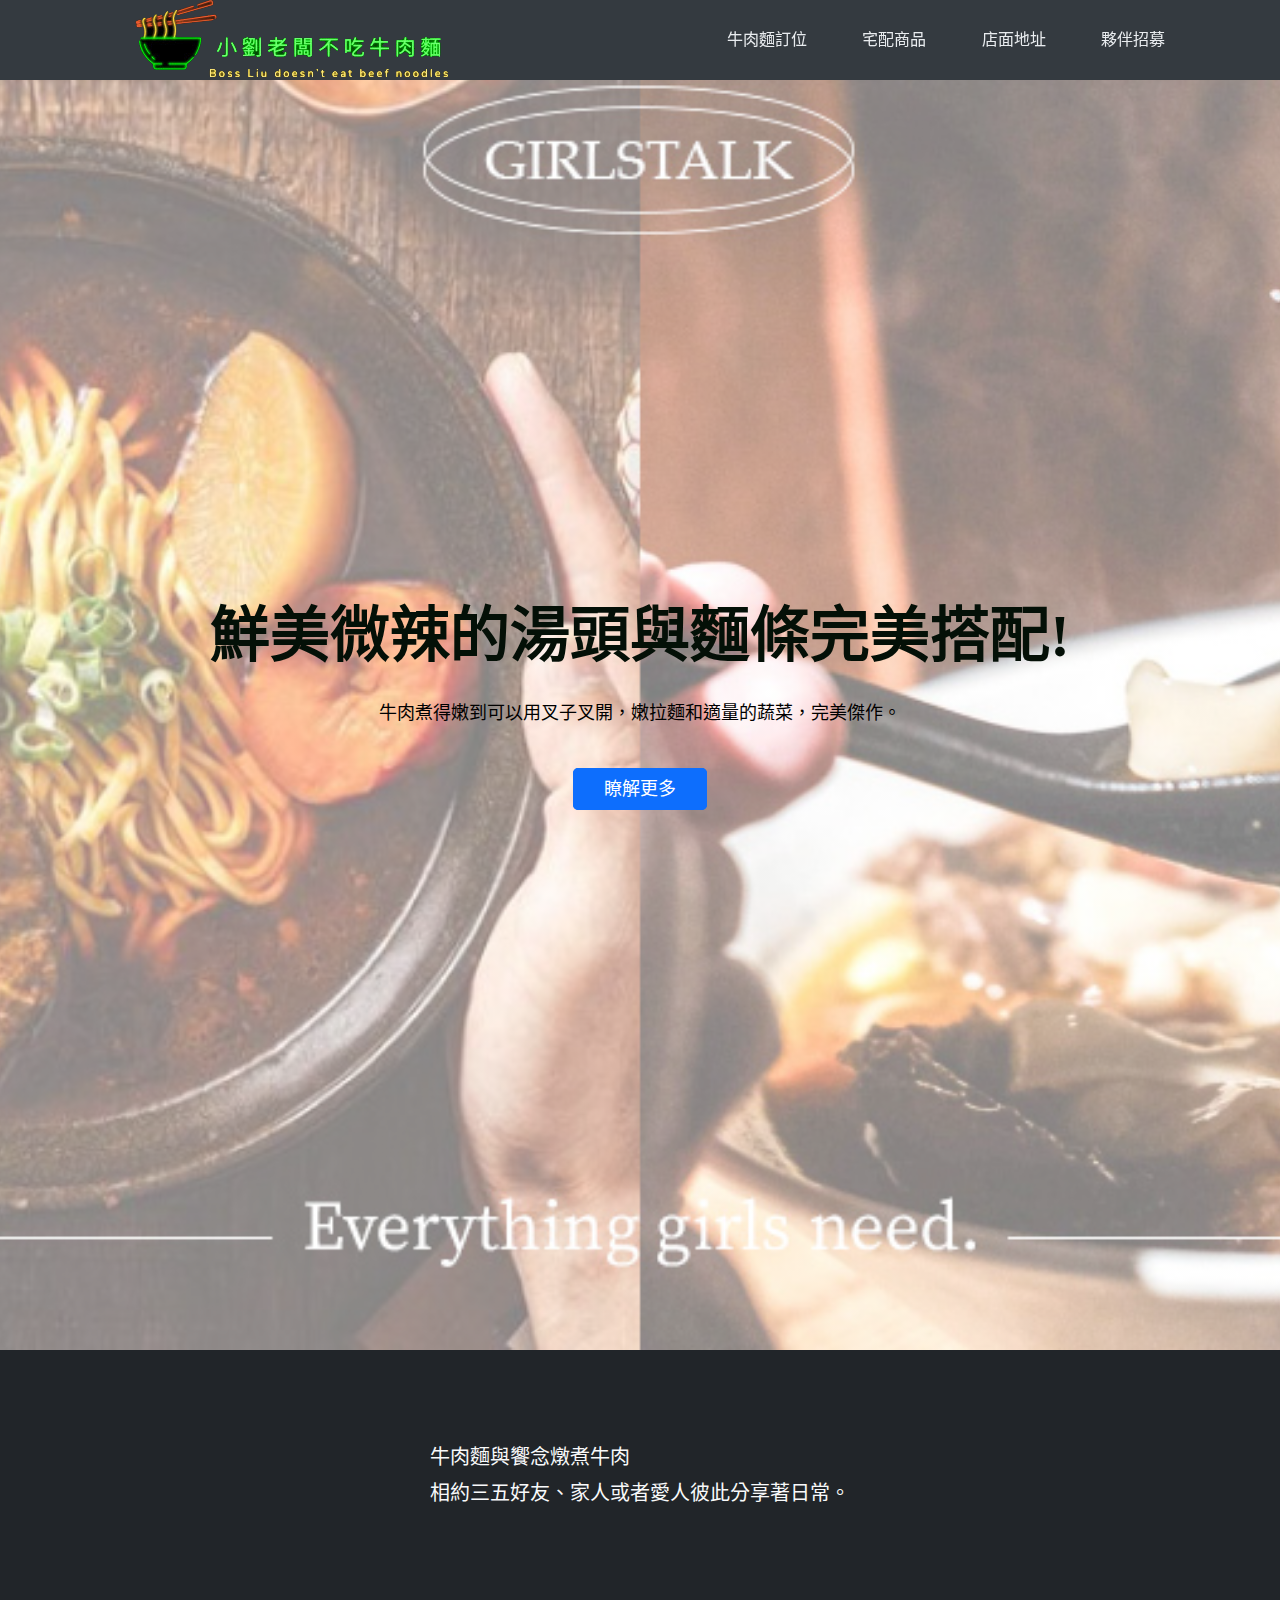
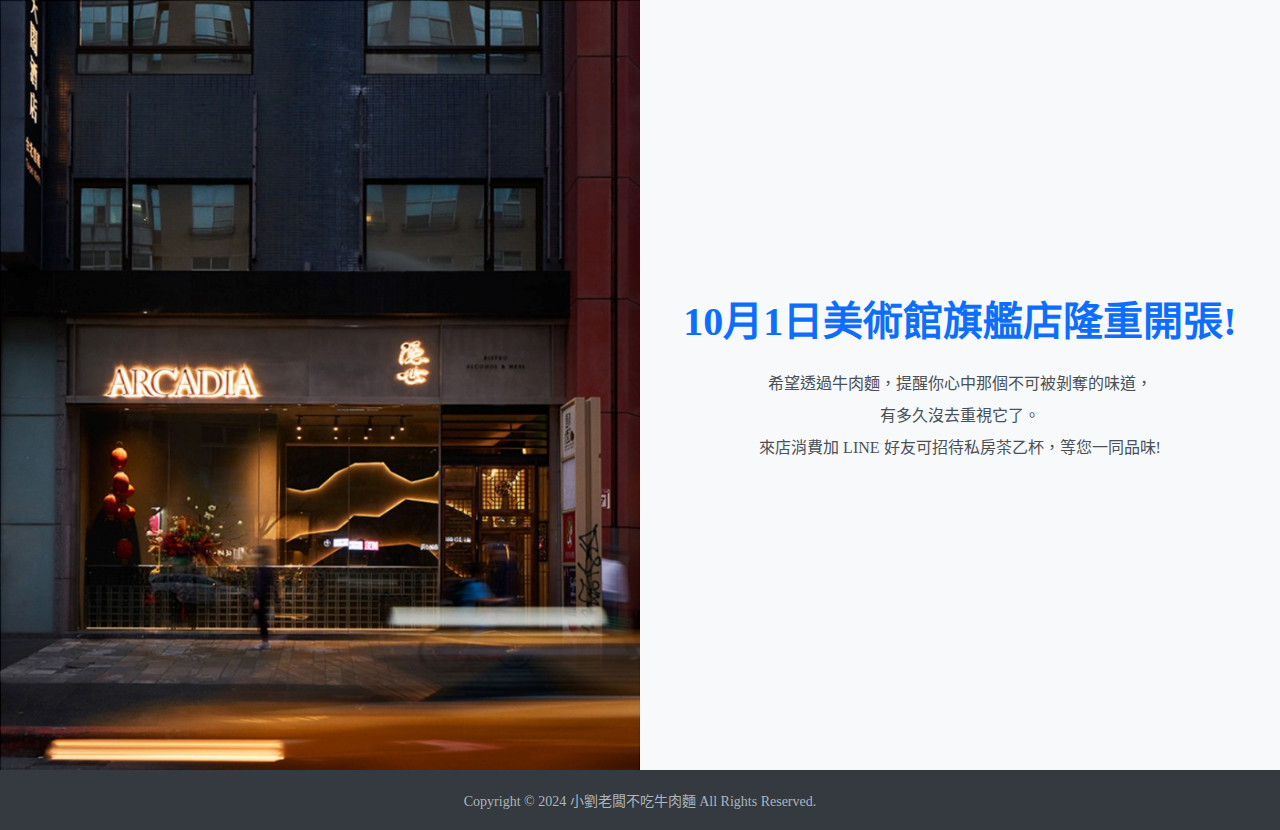
<file: index.html>
<!DOCTYPE html>
<html lang="zh-TW">

<head>
    <meta charset="UTF-8">
    <meta name="viewport" content="width=device-width, initial-scale=1.0">
    <title>小劉老闆不吃牛肉麵</title>
    <link rel="stylesheet" href="new.color.css">
</head>

<body>
    <script src="js-new2.js"></script>

    <header>
        <button class="menu">&#9776;</button>
        <h1>小劉老闆不吃牛肉麵</h1>
        <nav>
            <ul>
                <li><a href="#" id="reservation">牛肉麵訂位</a></li>
                <li><a href="product-detail.html" target="_blank" id="delivery">宅配商品</a></li>
                <li><a href="#" id="address">店面地址</a></li>
                <li><a href="#" id="recruitment">夥伴招募</a></li>
            </ul>
        </nav>
    </header>
    <main>
        <section class="news">
            <h2 style="color:rgb(4, 16, 7); font: size 45px;">鮮美微辣的湯頭與麵條完美搭配!</h2>
            <p style="color: black;">牛肉煮得嫩到可以用叉子叉開，嫩拉麵和適量的蔬菜，完美傑作。</p>
            <p><a href="#">瞭解更多 </a></p>
            <blockquote></blockquote>
        </section>

        <section class="slogan">
            <p>牛肉麵與饗念燉煮牛肉<br>相約三五好友、家人或者愛人彼此分享著日常。</p>
        </section>

        <section class="shop">
            <img src="images/789.jpg" alt="美式牛肉麵">
            <div class="info">
                <h2>10月1日美術館旗艦店隆重開張!</h2>
                <p>希望透過牛肉麵，提醒你心中那個不可被剝奪的味道，</p>
                <p>有多久沒去重視它了。</p>
                <p>來店消費加 LINE 好友可招待私房茶乙杯，等您一同品味!</p>
            </div>
        </section>
    </main>
    <footer>
        <p>Copyright © 2024 小劉老闆不吃牛肉麵 All Rights Reserved.</p>
    </footer>
</body>

</html>
</file>
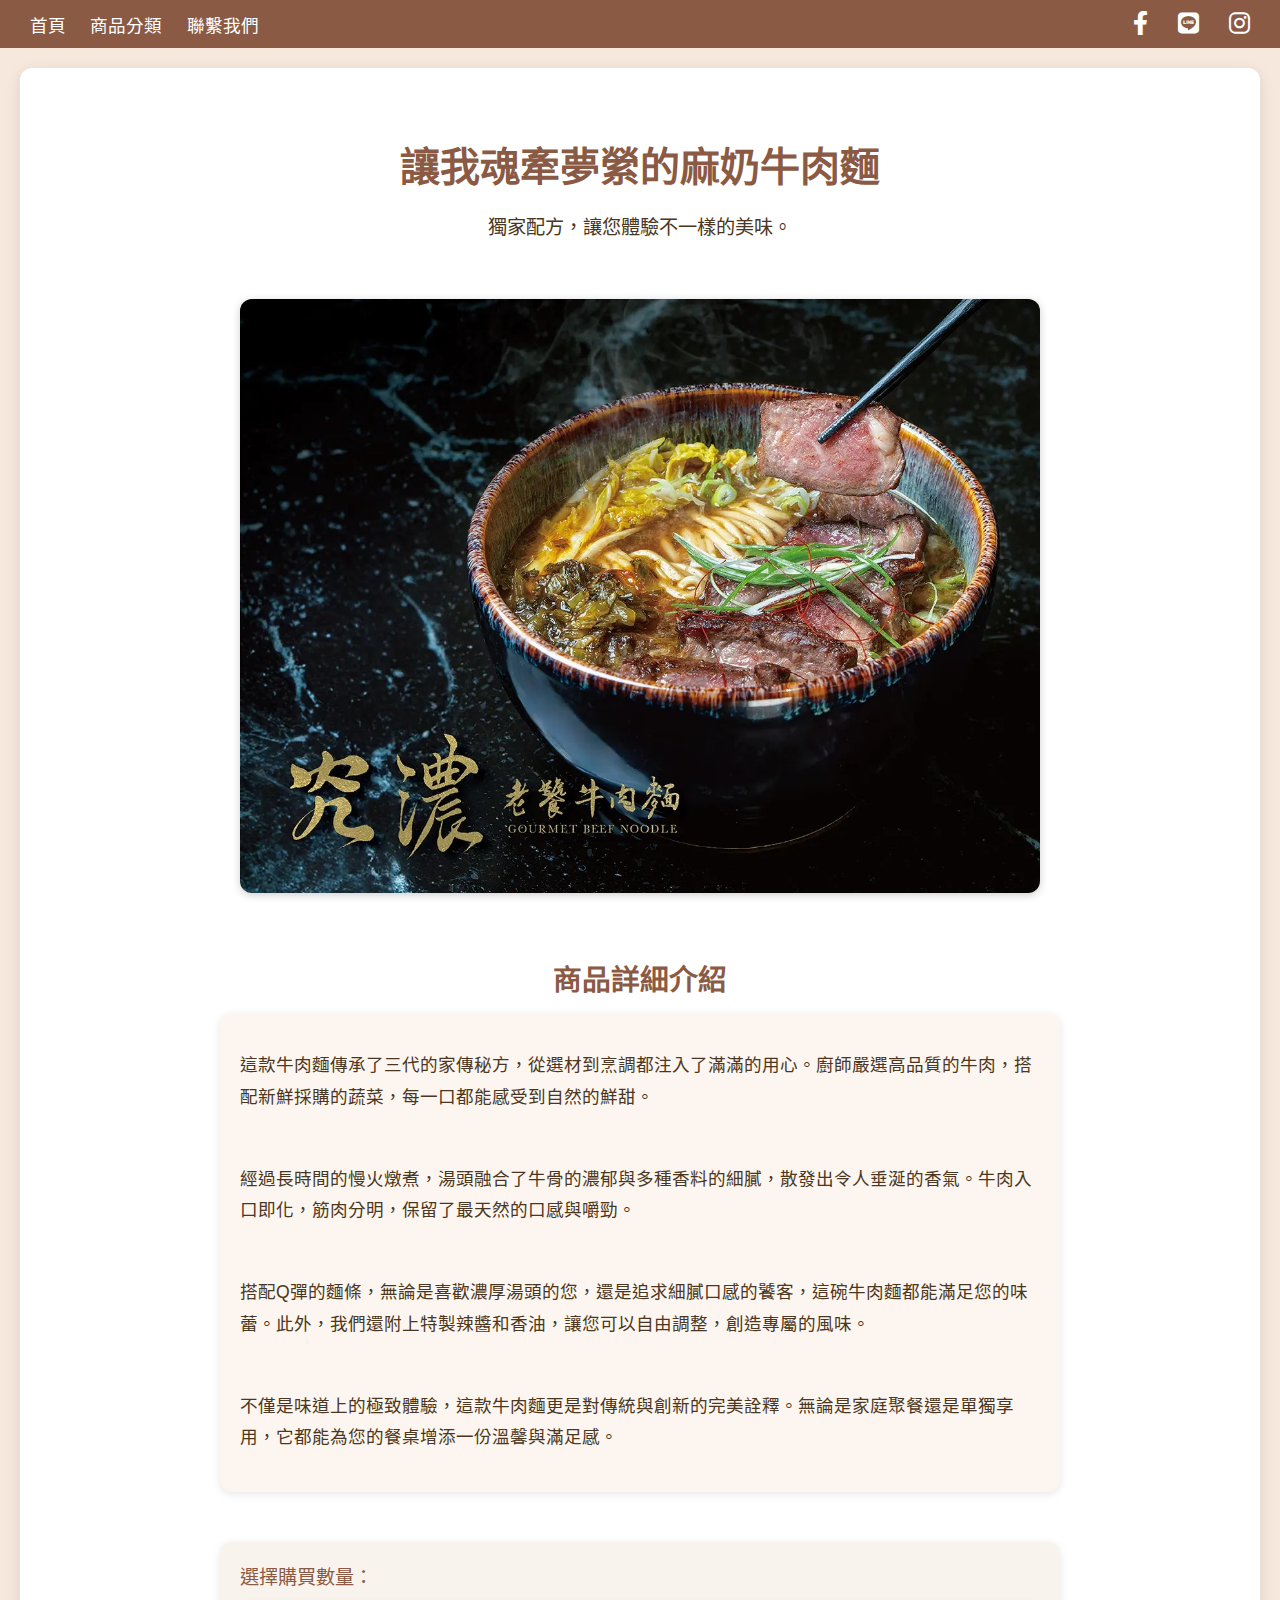
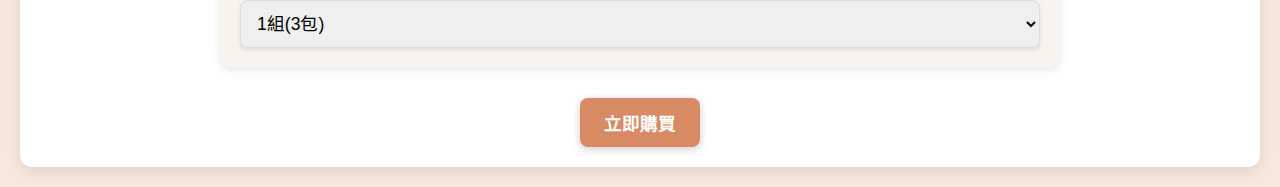
<file: product-detail.html>
<!DOCTYPE html>
<html lang="zh-TW">

<head>
    <meta charset="UTF-8">
    <meta name="viewport" content="width=device-width, initial-scale=1.0">
    <title>宅配商品</title>
    <link rel="stylesheet" href="https://cdnjs.cloudflare.com/ajax/libs/font-awesome/6.0.0-beta3/css/all.min.css">
    <style>
        /* 基本樣式設置 */
        body {
            margin: 0;
            padding: 0;
            font-family: 'Arial', sans-serif;
            background-color: #f6e8dc;
            color: #4b3621;
        }

        .container {
            width: 100%;
            max-width: 1200px;
            margin: 20px auto;
            padding: 20px;
            background-color: #ffffff;
            box-shadow: 0 4px 15px rgba(0, 0, 0, 0.1);
            border-radius: 12px;
        }

        .product-header {
            text-align: center;
            padding: 20px 0;
            color: #8a5a44;
        }

        .product-header h1 {
            font-size: 2.5em;
            margin-bottom: 10px;
            font-weight: bold;
        }

        .product-header p {
            font-size: 1.2em;
            color: #4b3621;
        }

        .product-image {
            display: flex;
            /* 使用 Flexbox */
            justify-content: center;
            /* 水平置中 */
            align-items: center;
            /* 垂直置中（如果有高度限制） */
            margin: 20px 0;
        }

        .product-image img {
            width: 100%;
            max-width: 800px;
            border-radius: 12px;
            box-shadow: 0 2px 8px rgba(0, 0, 0, 0.2);
            transition: all 0.3s ease;
        }

        .product-image img:hover {
            transform: scale(1.05);
            box-shadow: 0 4px 15px rgba(0, 0, 0, 0.3);
            filter: brightness(1.1);
        }





        .product-details {
            padding: 20px 0;
        }

        .product-details h2 {
            font-size: 1.8em;
            margin-bottom: 15px;
            color: #8a5a44;
            font-weight: bold;
            text-align: center;
        }

        .product-details .content {
            display: flex;
            flex-direction: column;
            gap: 15px;
            line-height: 1.8;
            margin: 0 auto;
            font-size: 1.1em;
            max-width: 800px;
            background-color: #fdf6f0;
            padding: 20px;
            border-radius: 12px;
            box-shadow: 0 2px 8px rgba(0, 0, 0, 0.1);
        }

        .product-button {
            display: flex;
            justify-content: center;
            margin-top: 20px;
        }

        .product-button a {
            display: inline-block;
            padding: 12px 24px;
            background-color: #d88a64;
            color: #ffffff;
            text-decoration: none;
            border-radius: 8px;
            font-size: 1.1em;
            font-weight: bold;
            box-shadow: 0 2px 8px rgba(0, 0, 0, 0.2);
            transition: all 0.3s ease;
        }

        .product-button a:hover {
            background-color: #bf7040;
            box-shadow: 0 4px 12px rgba(0, 0, 0, 0.3);
        }

        /* 表單樣式 */
        .dropdown-form {
            margin-top: 30px;
            max-width: 800px;
            margin: 30px auto;
            background-color: #f9f3ee;
            padding: 20px;
            border-radius: 12px;
            box-shadow: 0 2px 8px rgba(0, 0, 0, 0.1);
        }

        .dropdown-form label {
            font-size: 1.2em;
            margin-bottom: 10px;
            display: block;
            color: #8a5a44;
        }

        .dropdown-form select {
            width: 100%;
            padding: 12px;
            font-size: 1.1em;
            border-radius: 8px;
            border: 1px solid #ddd;
            box-shadow: 0 2px 4px rgba(0, 0, 0, 0.1);
        }

        .dropdown-form select:focus {
            outline: none;
            border-color: #d88a64;
            box-shadow: 0 0 8px rgba(216, 138, 100, 0.5);
        }

        /* 導航欄樣式 */
        nav {
            display: flex;
            justify-content: space-between;
            align-items: center;
            background-color: #8a5a44;
            padding: 10px 20px;
        }

        nav a {
            color: #ffffff;
            text-decoration: none;
            margin: 0 10px;
            font-size: 1.1em;
        }

        nav .social-icons {
            display: flex;
            gap: 10px;
        }

        nav .social-icons a {
            color: #ffffff;
            font-size: 1.5em;
            transition: color 0.3s;
        }

        nav .social-icons a:hover {
            color: #d88a64;
            /* 按鈕 hover 更深橙棕色 */
        }
    </style>
</head>

<body>
    <nav>
        <div class="nav-links">
            <a href="#">首頁</a>
            <a href="#">商品分類</a>
            <a href="#">聯繫我們</a>
        </div>
        <div class="social-icons">
            <a href="https://www.facebook.com" target="_blank" title="Facebook">
                <i class="fab fa-facebook-f"></i>
            </a>
            <a href="https://line.me" target="_blank" title="LINE">
                <i class="fab fa-line"></i>
            </a>
            <a href="https://www.instagram.com" target="_blank" title="Instagram">
                <i class="fab fa-instagram"></i>
            </a>
        </div>
    </nav>

    <div class="container">
        <div class="product-header">
            <h1>讓我魂牽夢縈的麻奶牛肉麵</h1>
            <p>獨家配方，讓您體驗不一樣的美味。</p>
        </div>

        <div class="product-image">
            <img src="images/beef.jpg" alt="限定四川口味麻奶半筋半肉牛肉麵">
        </div>

        <div class="product-details">
            <h2>商品詳細介紹</h2>
            <div class="content">
                <p>這款牛肉麵傳承了三代的家傳秘方，從選材到烹調都注入了滿滿的用心。廚師嚴選高品質的牛肉，搭配新鮮採購的蔬菜，每一口都能感受到自然的鮮甜。</p>
                <p>經過長時間的慢火燉煮，湯頭融合了牛骨的濃郁與多種香料的細膩，散發出令人垂涎的香氣。牛肉入口即化，筋肉分明，保留了最天然的口感與嚼勁。</p>
                <p>搭配Q彈的麵條，無論是喜歡濃厚湯頭的您，還是追求細膩口感的饕客，這碗牛肉麵都能滿足您的味蕾。此外，我們還附上特製辣醬和香油，讓您可以自由調整，創造專屬的風味。</p>
                <p>不僅是味道上的極致體驗，這款牛肉麵更是對傳統與創新的完美詮釋。無論是家庭聚餐還是單獨享用，它都能為您的餐桌增添一份溫馨與滿足感。</p>
            </div>

        </div>

        <div class="dropdown-form">
            <label for="quantity">選擇購買數量：</label>
            <select id="quantity">
                <option value="1">1組(3包)</option>
                <option value="2">2組(6包)</option>
                <option value="3">3組(9包)</option>
                <option value="5">5組(12包)</option>
            </select>
        </div>

        <div class="product-button">
            <a href="#">立即購買</a>
        </div>
    </div>
</body>

</html>
</file>
<file: new.color.css>
/* Updated Colors */
* {
    padding: 0;
    margin: 0;
}

header {
    background-color: #343a40;
    /* 深灰色 */
    height: 80px;
    width: 100%;
    position: fixed;
}

h1 {
    color: #f8f9fa;
    /* 白色 */
}

header ul {
    position: absolute;
    right: 5vw;
    top: 0;
    line-height: 80px;
}

h1 {
    position: absolute;
    left: 90px;
    line-height: 80px;
    right: 5vw;
    top: 0;
    line-height: 80px;
    background-image: url(images/Logo.png);
    background-repeat: no-repeat;
    background-position: center;
    width: 400px;
    text-indent: -9999px;
}

header li {
    display: inline;
    margin-right: 4vw;
}

header a {
    color: #e9ecef;
    /* 淡灰白色 */
    text-decoration: none;
}

header a:hover {
    text-decoration: underline;
}

.news {
    background-color: #e3f2fd;
    /* 淡藍色 */
    color: #212529;
    /* 深灰黑 */
    height: 150vh;
    background-image: linear-gradient(rgba(255, 255, 255, 0.5), rgba(255, 255, 255, 0.5)),
        url("images/so.jpg");
    background-size: cover;
    background-repeat: no-repeat;
    background-position: center;
    display: flex;
    flex-direction: column;
    align-items: center;
    justify-content: center;
}

.news h2 {
    font-size: 60px;
    margin-top: 60px;
    color: #0d6efd;
    /* 藍色 */
}

.news p {
    color: #495057;
    /* 深灰色 */
    font-size: 18px;
    margin: 25px 0;
}

.news a {
    color: #ffffff;
    /* 白色 */
    background-color: #0d6efd;
    /* 藍色 */
    text-decoration: none;
    border: 1px solid #0d6efd;
    padding: 10px 30px;
    border-radius: 5px;
}

.slogan {
    background-color: #212529;
    /* 深灰黑 */
    color: #f8f9fa;
    /* 白色 */
    height: 250px;
    display: flex;
    justify-content: center;
    align-items: center;
    font-size: 20px;
    line-height: 1.8em;
    justify-content: center;
}

footer {
    background-color: #343a40;
    /* 深灰色 */
    color: #adb5bd;
    /* 淡灰色 */
    height: 60px;
    display: flex;
    justify-content: center;
    align-items: center;
    font-size: 14px;
}

.shop {
    display: flex;
}

.shop img {
    width: 50%;
}

.info {
    width: 50%;
    background-color: #f8f9fa;
    /* 白色 */
    display: flex;
    flex-direction: column;
    align-items: center;
    justify-content: center;
}

.info h2 {
    font-size: 40px;
    margin-bottom: 30px;
    color: #0d6efd;
    /* 藍色 */
}

.info {
    text-align: center;
    line-height: 2em;
    color: #495057;
    /* 深灰色 */
}

.menu {
    display: none;
}

/* 響應式設計語法 */
@media screen and (max-width: 768px) {
    header ul {
        display: none;
    }

    header h1 {
        left: 50%;
        transform: translateX(-50%);
    }

    .news h2 {
        font-size: 40px;
    }

    .menu {
        display: block;
        background-color: transparent;
        color: #ffffff;
        /* 白色 */
        font-size: 35px;
        position: absolute;
        top: 15px;
        left: 20px;
        border: none;
        cursor: pointer;
    }

    .shop {
        flex-direction: column;
    }

    .shop img {
        width: 100%;
        object-fit: contain;
    }

    .info {
        width: 100%;
        padding: 50px 0;
    }

    .info h2 {
        font-size: 30px;
    }
}
</file>
